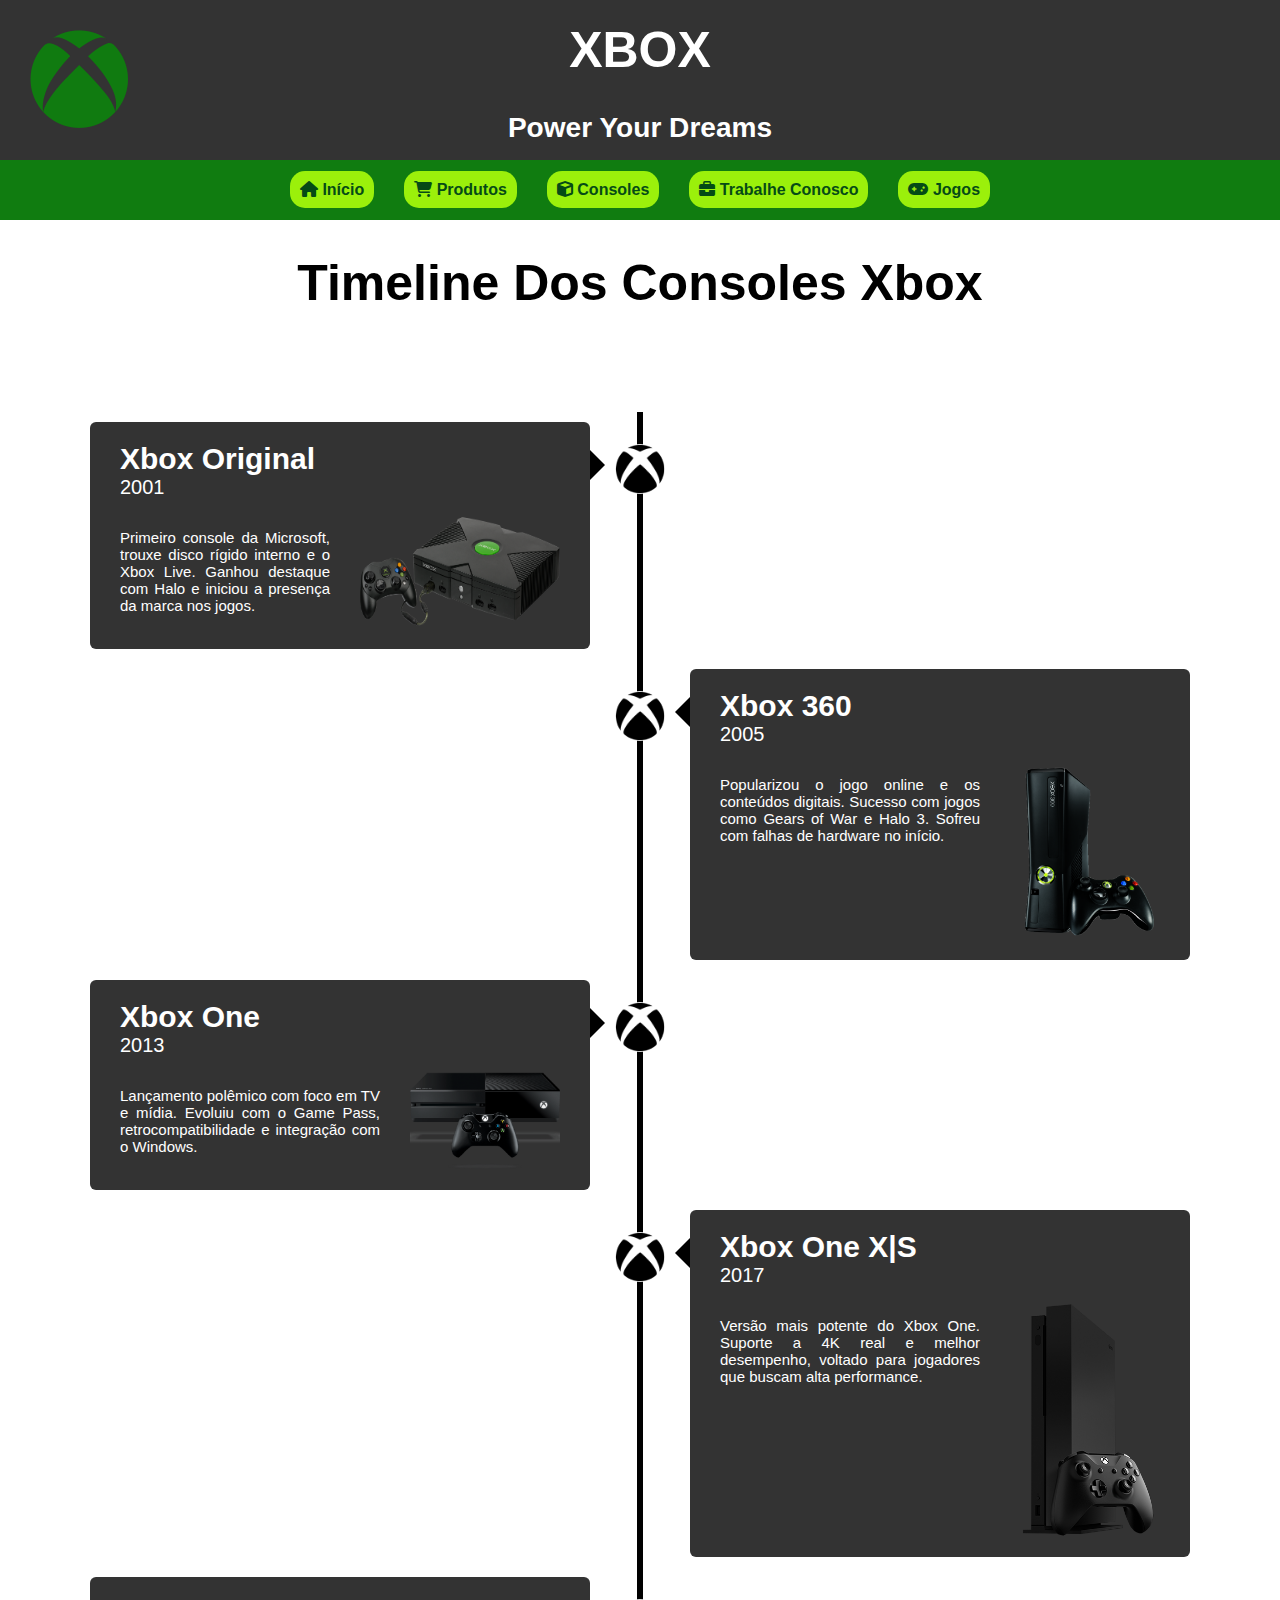
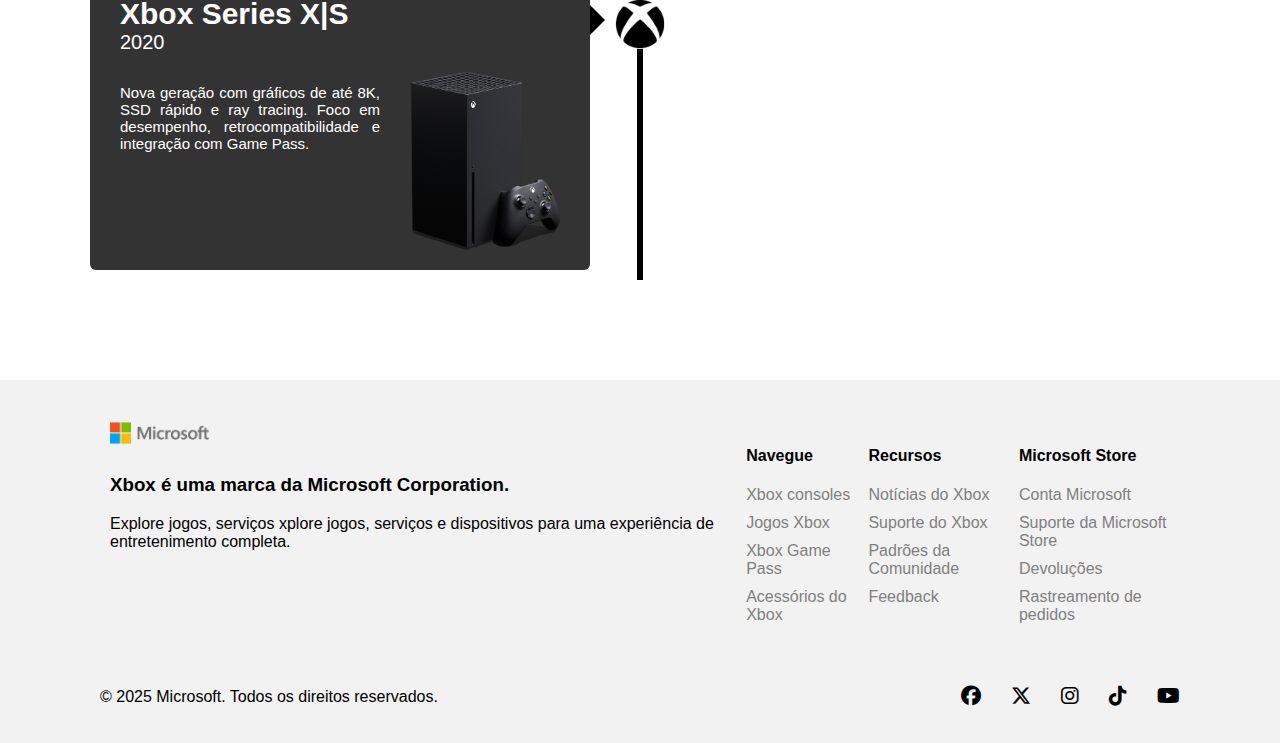
<file: consoles.html>
<!DOCTYPE html>
<html lang="en">
<head>
    <meta charset="UTF-8">
    <meta name="viewport" content="width=device-width, initial-scale=1.0">
    <link rel="stylesheet" href="style.css">
    <link rel="stylesheet" href="https://cdnjs.cloudflare.com/ajax/libs/font-awesome/6.5.0/css/all.min.css">
    <title>Xbox Consoles</title>
</head>
<body>
    <header class="cabecalho">
        <img src="img/logo/xboxLogo.png" alt="Logo da Empresa" class="logoEmpresa">
        <div id="cabecalhoTexto">
            <h1>XBOX</h1>
            <h3> Power Your Dreams</h3>
        </div>
    </header>

    <main>
        <nav class="menu">
            <ul class="listaItens">
                <li>
                    <a href="index.html" class="linkMenu">
                        <i class="fas fa-home"></i> 
                        Início
                    </a>
                </li>                
                <li>
                    <a href="produtos.html" class="linkMenu">
                        <i class="fas fa-cart-shopping"></i> 
                        Produtos
                    </a>
                </li>
                <li>
                    <a href="consoles.html" class="linkMenu">
                        <i class="fas fa-cube"></i> 
                        Consoles
                    </a>
                </li>
                <li>
                    <a href="trabalheConosco.html" class="linkMenu">
                        <i class="fas fa-briefcase"></i> 
                        Trabalhe Conosco
                    </a>
                </li>
                <li>
                    <a href="jogos.html" class="linkMenu">
                        <i class="fas fa-gamepad"></i> 
                        Jogos
                    </a>
                </li>
            </ul>
        </nav>

        <h1>Timeline Dos Consoles Xbox</h1>
        <div class="timeline">
            <div class="container left-container">
                <img src="img/logo/logoXboxPequeno.png" class="logoTimeline">
                <div class="textBox">
                    <h2>Xbox Original</h2>
                    <small>2001</small>
                    <section class="textoImagem">
                        <p>
                            Primeiro console da Microsoft, trouxe disco rígido interno e o Xbox Live. Ganhou destaque com Halo e iniciou a presença da marca nos jogos.
                        </p>
                        <span class="left-container-arrow"></span>
                        <img src="img/consoles/original.png" id="xboxOriginal">
                    </section>
                </div>
            </div>
            <div class="container right-container">
                <img src="img/logo/logoXboxPequeno.png" class="logoTimeline">
                <div class="textBox">
                    <h2>Xbox 360</h2>
                    <small>2005</small>
                    <section class="textoImagem">
                        <p>
                            Popularizou o jogo online e os conteúdos digitais. Sucesso com jogos como Gears of War e Halo 3. Sofreu com falhas de hardware no início.
                        </p>
                        <span class="right-container-arrow"></span>
                        <img src="img/consoles/360.png">
                    </section>
                </div>
            </div>
            <div class="container left-container">
                <img src="img/logo/logoXboxPequeno.png" class="logoTimeline">
                <div class="textBox">
                    <h2>Xbox One</h2>
                    <small>2013</small>
                    <section class="textoImagem">
                        <p>
                            Lançamento polêmico com foco em TV e mídia. Evoluiu com o Game Pass, retrocompatibilidade e integração com o Windows.
                        </p>
                        <span class="left-container-arrow"></span>
                        <img src="img/consoles/one.png">
                    </section>
                </div>
            </div>
            <div class="container right-container">
                <img src="img/logo/logoXboxPequeno.png" class="logoTimeline">
                <div class="textBox">
                    <h2>Xbox One X|S</h2>
                    <small>2017</small>
                    <section class="textoImagem">
                        <p>
                            Versão mais potente do Xbox One. Suporte a 4K real e melhor desempenho, voltado para jogadores que buscam alta performance.
                        </p>
                        <span class="right-container-arrow"></span>
                        <img src="img/consoles/oneX.png">
                    </section>
                </div>
            </div>
            <div class="container left-container">
                <img src="img/logo/logoXboxPequeno.png" class="logoTimeline">
                <div class="textBox">
                    <h2>Xbox Series X|S</h2>
                    <small>2020</small>
                    <section class="textoImagem">
                        <p>
                            Nova geração com gráficos de até 8K, SSD rápido e ray tracing. Foco em desempenho, retrocompatibilidade e integração com Game Pass.
                        </p>
                        <span class="left-container-arrow"></span>
                        <img src="img/consoles/seriesX.png">
                    </section>
                </div>
            </div>
        </div>        

    </main>    

    <footer class="rodape">
        <div class="rodapeSuperior">
            <section class="logoSlogan">
                <img src="img/logo/microsoftLogo.png" alt="Logo da Empresa" class="logoEmpresa">
                <h3>Xbox é uma marca da Microsoft Corporation.</h3>
                <p>Explore jogos, serviços xplore jogos, serviços e dispositivos para uma experiência de entretenimento completa.</p>
            </section>
    
            <section class="informacoesRodape">
                <ul>
                    <li><h4>Navegue</h4></li>
                    <li><a href="https://www.xbox.com/pt-BR/consoles" target="_blank">Xbox consoles</a></li>
                    <li><a href="https://www.xbox.com/pt-BR/games" target="_blank">Jogos Xbox</a></li>
                    <li><a href="https://www.xbox.com/pt-BR/xbox-game-pass" target="_blank">Xbox Game Pass</a></li>
                    <li><a href="https://www.xbox.com/pt-BR/accessories" target="_blank">Acessórios do Xbox</a></li>
                </ul>
            </section>

            <section class="informacoesRodape">
                <ul>
                    <li><h4>Recursos</h4></li>
                    <li><a href="https://news.xbox.com/pt-br/" target="_blank">Notícias do Xbox</a></li>
                    <li><a href="https://support.xbox.com/pt-BR/" target="_blank">Suporte do Xbox</a></li>
                    <li><a href="https://www.xbox.com/pt-BR/legal/community-standards" target="_blank">Padrões da Comunidade</a></li>
                    <li><a href="https://feedbackportal.microsoft.com/feedback/forum/1f6c122c-9e62-ec11-b6e6-0022481f8472" target="_blank">Feedback</a></li>
                </ul>
            </section>

            <section class="informacoesRodape">
                <ul>
                    <li><h4>Microsoft Store</h4></li>
                    <li><a href="https://account.microsoft.com/" target="_blank">Conta Microsoft</a></li>
                    <li><a href="https://support.microsoft.com/pt-br/store" target="_blank">Suporte da Microsoft Store</a></li>
                    <li><a href="https://support.microsoft.com/pt-br/account-billing/obter-um-reembolso-em-aplicativos-e-jogos-comprados-da-microsoft-81629012-aa4f-f48b-2394-8596f415072b?xr=footnav" target="_blank">Devoluções</a></li>
                    <li><a href="https://account.microsoft.com/orders" target="_blank">Rastreamento de pedidos</a></li>
                </ul>
            </section>
        </div>

        <div class="rodapeInferior">
            <p>&copy; 2025 Microsoft. Todos os direitos reservados.</p>
            <ul class="redesSociais">
                <li>
                    <a href="https://www.facebook.com/Xbox" target="_blank">
                        <i class="fab fa-facebook"></i>
                    </a>
                </li>
                <li>
                    <a href="https://twitter.com/xbox" target="_blank">
                        <i class="fab fa-x-twitter"></i>
                    </a>
                </li>
                <li>
                    <a href="https://www.instagram.com/xbox" target="_blank">
                        <i class="fab fa-instagram"></i>
                    </a>
                </li>
                <li>
                    <a href="https://www.tiktok.com/@xbox" target="_blank">
                        <i class="fab fa-tiktok"></i>
                    </a>
                </li>
                <li>
                    <a href="https://www.youtube.com/@xbox" target="_blank">
                        <i class="fab fa-youtube"></i>
                    </a>
                </li>
            </ul>
        </div>
    </footer>
</body>
</html>
</file>
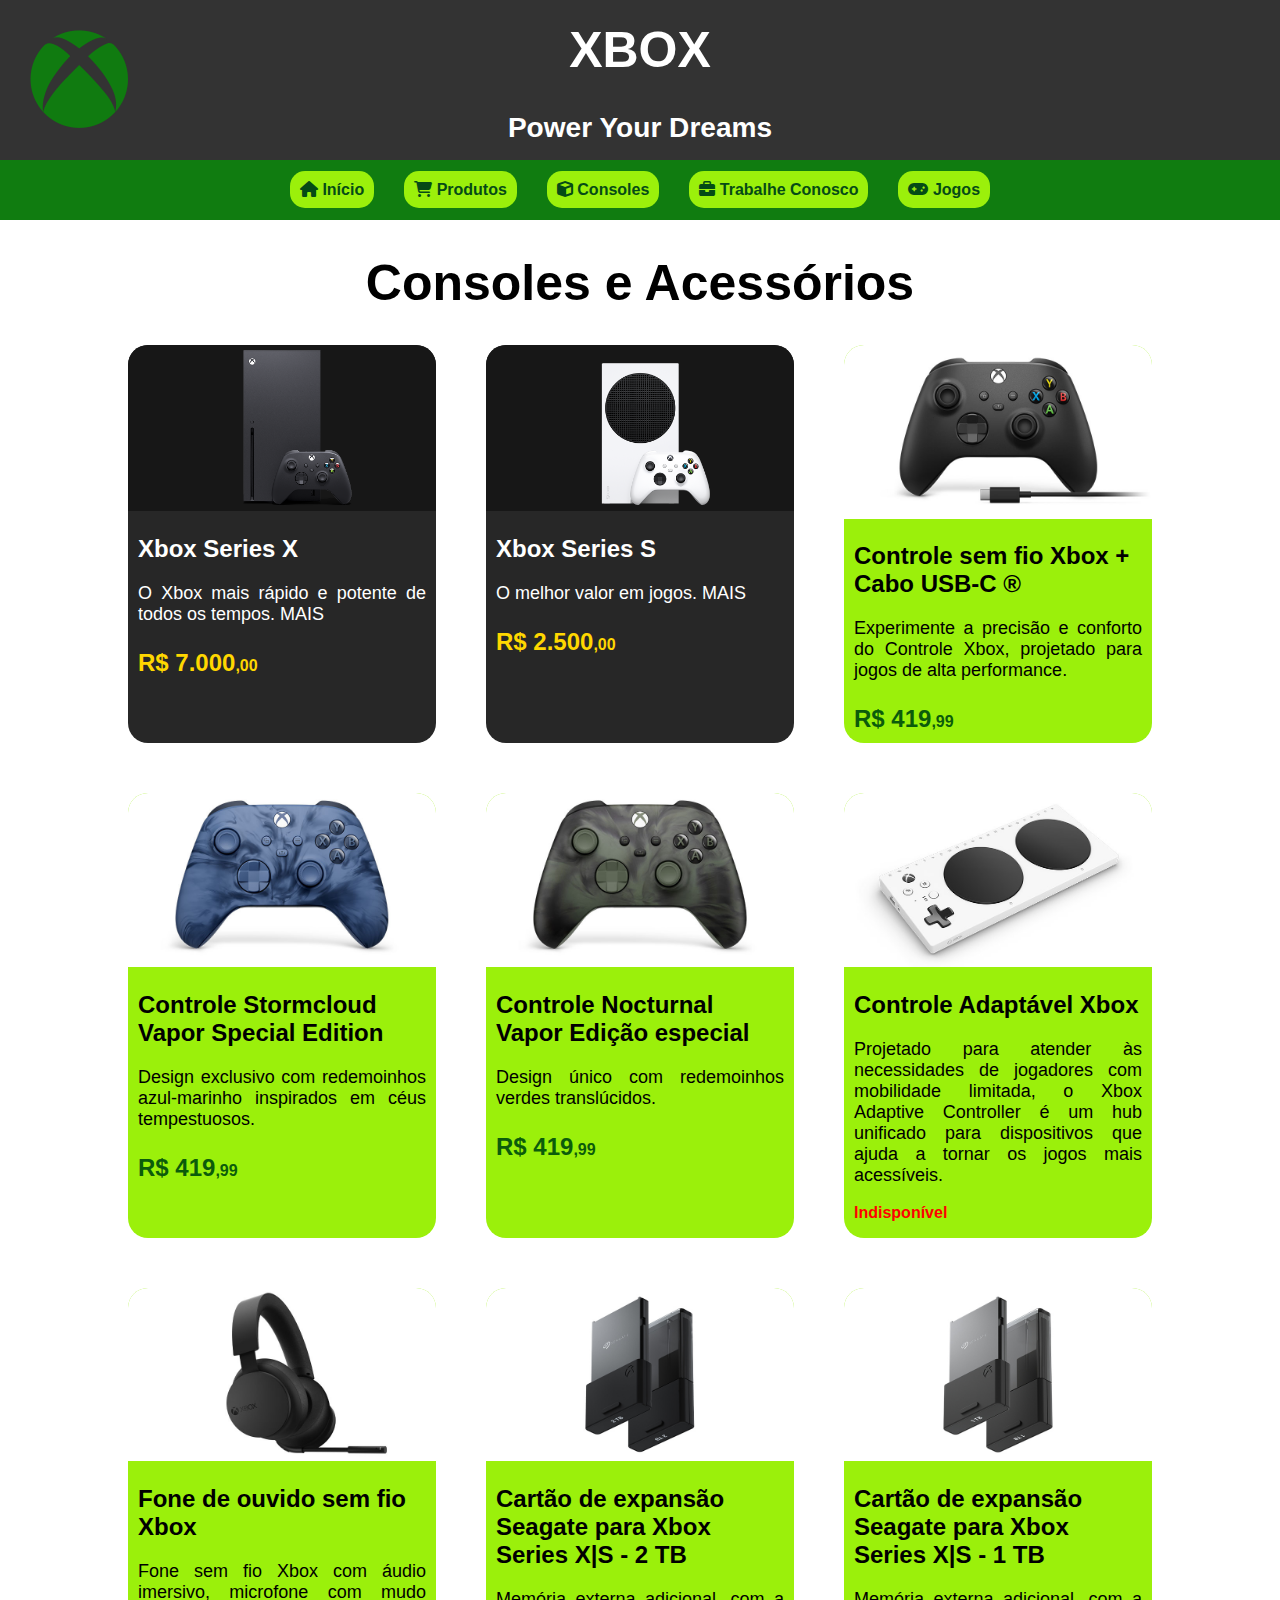
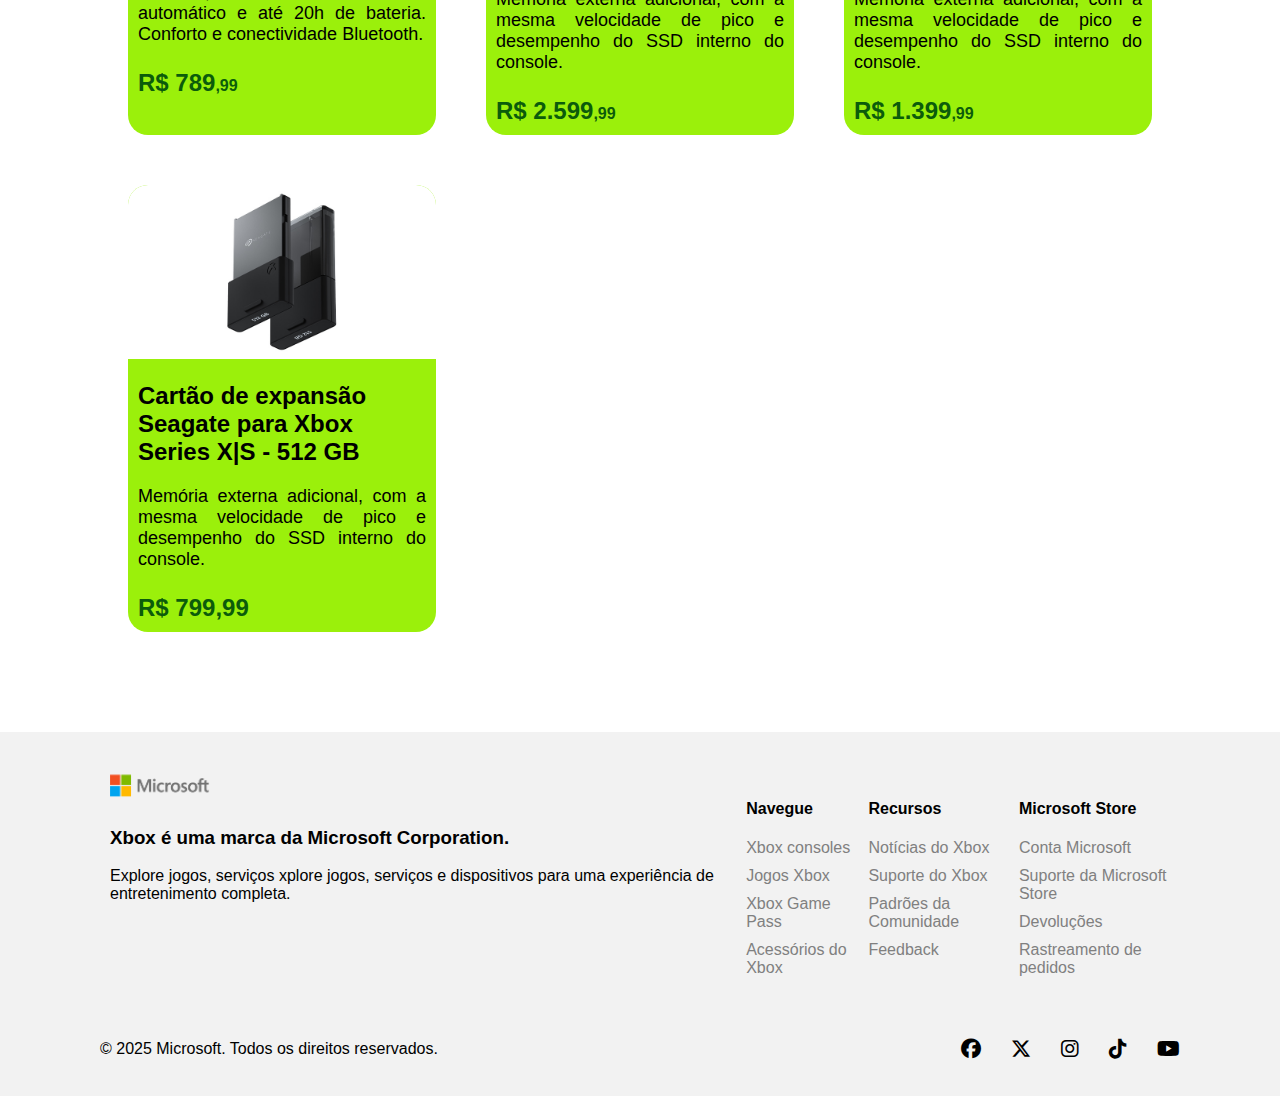
<file: produtos.html>
<!DOCTYPE html>
<html lang="en">
<head>
    <meta charset="UTF-8">
    <meta name="viewport" content="width=device-width, initial-scale=1.0">
    <link rel="stylesheet" href="style.css">
    <link rel="stylesheet" href="https://cdnjs.cloudflare.com/ajax/libs/font-awesome/6.5.0/css/all.min.css">
    <title>Xbox Produtos</title>
</head>
<body>
    <header class="cabecalho">
        <img src="img/logo/xboxLogo.png" alt="Logo da Empresa" class="logoEmpresa">
        <div id="cabecalhoTexto">
            <h1>XBOX</h1>
            <h3>Power Your Dreams</h3>
        </div>
    </header>

    <main>
        <nav class="menu">
            <ul class="listaItens">
                <li>
                    <a href="index.html" class="linkMenu">
                        <i class="fas fa-home"></i> 
                        Início
                    </a>
                </li>                
                <li>
                    <a href="produtos.html" class="linkMenu">
                        <i class="fas fa-cart-shopping"></i> 
                        Produtos
                    </a>
                </li>
                <li>
                    <a href="consoles.html" class="linkMenu">
                        <i class="fas fa-cube"></i> 
                        Consoles
                    </a>
                </li>
                <li>
                    <a href="trabalheConosco.html" class="linkMenu">
                        <i class="fas fa-briefcase"></i> 
                        Trabalhe Conosco
                    </a>
                </li>
                <li>
                    <a href="jogos.html" class="linkMenu">
                        <i class="fas fa-gamepad"></i> 
                        Jogos
                    </a>
                </li>
            </ul>
        </nav>

        <h1>Consoles e Acessórios</h1>
        <section class="produtos">            
            <div class="produtoEspecial">
                <a href="https://www.xbox.com/pt-BR/consoles/xbox-series-x" class="linkProduto" target="_blank" title="Acessar produto">
                    <img src="img/produtos/seriesX.png" class="imgProdutoSemFundo" alt="Xbox Series X">
                    <article class="descricaoProduto">
                        <h2>Xbox Series X</h2>
                        <p class="textoDescricao">O Xbox mais rápido e potente de todos os tempos. MAIS</p>
                        <p class="precoProdutoEspecial">R$ 7.000<span class="centavosEspecial">,00</span></p>
                    </article>
                </a>
            </div>

            <div class="produtoEspecial">
                <a href="https://www.xbox.com/pt-BR/consoles/xbox-series-s" class="linkProduto" target="_blank" title="Acessar produto">
                    <img src="img/produtos/seriesS.png" class="imgProdutoSemFundo" alt="Xbox Series S">
                    <article class="descricaoProduto">
                        <h2>Xbox Series S</h2>
                        <p class="textoDescricao">O melhor valor em jogos. MAIS</p>
                        <p class="precoProdutoEspecial">R$ 2.500<span class="centavosEspecial">,00</span></p>
                    </article>
                </a>
            </div>

            <div class="produto">
                <a href="https://www.xbox.com/pt-br/accessories/controllers/xbox-wireless-controller-usb-c" class="linkProduto" target="_blank" title="Acessar produto">
                    <img src="img/produtos/controle.png" class="imgProduto" alt="Controle Xbox">
                    <article class="descricaoProduto">
                        <h2>Controle sem fio Xbox + Cabo USB-C &reg;</h2>
                        <p class="textoDescricao">Experimente a precisão e conforto do Controle Xbox, projetado para jogos de alta performance.</p>
                        <p class="precoProduto">R$ 419<span class="centavos">,99</span></p>
                    </article>
                </a>
            </div>

            <div class="produto">
                <a href="https://www.xbox.com/pt-BR/accessories/controllers/stormcloud-vapor-special-edition" class="linkProduto" target="_blank" title="Acessar produto">
                    <img src="img/produtos/controle2.png" class="imgProduto" alt="Controle Xbox">
                    <article class="descricaoProduto">
                        <h2>Controle Stormcloud Vapor Special Edition</h2>
                        <p class="textoDescricao">Design exclusivo com redemoinhos azul-marinho inspirados em céus tempestuosos. </p>
                        <p class="precoProduto">R$ 419<span class="centavos">,99</span></p>
                    </article>
                </a>
            </div>

            <div class="produto">
                <a href="https://www.xbox.com/pt-BR/accessories/controllers/nocturnal-vapor-special-edition" class="linkProduto" target="_blank" title="Acessar produto">
                    <img src="img/produtos/controle3.png" class="imgProduto" alt="Controle Xbox">
                    <article class="descricaoProduto">
                        <h2>Controle Nocturnal Vapor Edição especial</h2>
                        <p class="textoDescricao">Design único com redemoinhos verdes translúcidos.</p>
                        <p class="precoProduto">R$ 419<span class="centavos">,99</span></p>
                    </article>
                </a>
            </div>

            <div class="produto">
                <a href="https://www.xbox.com/pt-BR/accessories/controllers/xbox-adaptive-controller" class="linkProduto" target="_blank" title="Acessar produto">
                    <img src="img/produtos/controle4.png" class="imgProduto" alt="Controle Xbox">
                    <article class="descricaoProduto">
                        <h2>Controle Adaptável Xbox</h2>
                        <p class="textoDescricao">Projetado para atender às necessidades de jogadores com mobilidade limitada, o Xbox Adaptive Controller é um hub unificado para dispositivos que ajuda a tornar os jogos mais acessíveis.</p>
                        <p class="foraEstoque">Indisponível</p>
                    </article>
                </a>
            </div>

            <div class="produto">
                <a href="https://www.xbox.com/pt-BR/accessories/headsets/xbox-wireless-headset" class="linkProduto" target="_blank" title="Acessar produto">
                    <img src="img/produtos/foneOuvido.png" class="imgProduto" alt="Fone de Ouvido Xbox">
                    <article class="descricaoProduto">
                        <h2>Fone de ouvido sem fio Xbox</h2>
                        <p class="textoDescricao">Fone sem fio Xbox com áudio imersivo, microfone com mudo automático e até 20h de bateria. Conforto e conectividade Bluetooth.</p>
                        <p class="precoProduto">R$ 789<span class="centavos">,99</span></p>
                    </article>
                </a>
            </div>

            <div class="produto">
                <a href="https://www.xbox.com/pt-BR/accessories/hard-drives/seagate-expansion-card#2tb" class="linkProduto" target="_blank" title="Acessar produto">
                    <img src="img/produtos/cartao2Tb.png" class="imgProduto" alt="Cartão de Expansão Seagate 2 TB">
                    <article class="descricaoProduto">
                        <h2>Cartão de expansão Seagate para Xbox Series X|S - 2 TB</h2>
                        <p class="textoDescricao">Memória externa adicional, com a mesma velocidade de pico e desempenho do SSD interno do console.</p>
                        <p class="precoProduto">R$ 2.599<span class="centavos">,99</span></p>
                    </article>
                </a>
            </div>

            <div class="produto">
                <a href="https://www.xbox.com/pt-BR/accessories/hard-drives/seagate-expansion-card#1tb" class="linkProduto" target="_blank" title="Acessar produto">
                    <img src="img/produtos/cartao1Tb.png" class="imgProduto" alt="Cartão de Expansão Seagate 1 TB">
                    <article class="descricaoProduto">
                        <h2>Cartão de expansão Seagate para Xbox Series X|S - 1 TB</h2>
                        <p class="textoDescricao">Memória externa adicional, com a mesma velocidade de pico e desempenho do SSD interno do console.</p>
                        <p class="precoProduto">R$ 1.399<span class="centavos">,99</span></p>
                    </article>
                </a>
            </div>

            <div class="produto">
                <a href="https://www.xbox.com/pt-BR/accessories/hard-drives/seagate-expansion-card#512gb" class="linkProduto" target="_blank" title="Acessar produto">
                    <img src="img/produtos/cartao512Gb.png" class="imgProduto" alt="Cartão de Expansão Seagate 512 GB">
                    <article class="descricaoProduto">
                        <h2>Cartão de expansão Seagate para Xbox Series X|S - 512 GB</h2>
                        <p class="textoDescricao">Memória externa adicional, com a mesma velocidade de pico e desempenho do SSD interno do console.</p>
                        <p class="precoProduto">R$ 799<span>,99</span> </p>
                    </article>
                </a>
            </div>
        </section>

    </main>    


    <footer class="rodape">
        <div class="rodapeSuperior">
            <section class="logoSlogan">
                <img src="img/logo/microsoftLogo.png" alt="Logo da Empresa" class="logoEmpresa">
                <h3>Xbox é uma marca da Microsoft Corporation.</h3>
                <p>Explore jogos, serviços xplore jogos, serviços e dispositivos para uma experiência de entretenimento completa.</p>
            </section>
    
            <section class="informacoesRodape">
                <ul>
                    <li><h4>Navegue</h4></li>
                    <li><a href="https://www.xbox.com/pt-BR/consoles" target="_blank">Xbox consoles</a></li>
                    <li><a href="https://www.xbox.com/pt-BR/games" target="_blank">Jogos Xbox</a></li>
                    <li><a href="https://www.xbox.com/pt-BR/xbox-game-pass" target="_blank">Xbox Game Pass</a></li>
                    <li><a href="https://www.xbox.com/pt-BR/accessories" target="_blank">Acessórios do Xbox</a></li>
                </ul>
            </section>

            <section class="informacoesRodape">
                <ul>
                    <li><h4>Recursos</h4></li>
                    <li><a href="https://news.xbox.com/pt-br/" target="_blank">Notícias do Xbox</a></li>
                    <li><a href="https://support.xbox.com/pt-BR/" target="_blank">Suporte do Xbox</a></li>
                    <li><a href="https://www.xbox.com/pt-BR/legal/community-standards" target="_blank">Padrões da Comunidade</a></li>
                    <li><a href="https://feedbackportal.microsoft.com/feedback/forum/1f6c122c-9e62-ec11-b6e6-0022481f8472" target="_blank">Feedback</a></li>
                </ul>
            </section>

            <section class="informacoesRodape">
                <ul>
                    <li><h4>Microsoft Store</h4></li>
                    <li><a href="https://account.microsoft.com/" target="_blank">Conta Microsoft</a></li>
                    <li><a href="https://support.microsoft.com/pt-br/store" target="_blank">Suporte da Microsoft Store</a></li>
                    <li><a href="https://support.microsoft.com/pt-br/account-billing/obter-um-reembolso-em-aplicativos-e-jogos-comprados-da-microsoft-81629012-aa4f-f48b-2394-8596f415072b?xr=footnav" target="_blank">Devoluções</a></li>
                    <li><a href="https://account.microsoft.com/orders" target="_blank">Rastreamento de pedidos</a></li>
                </ul>
            </section>
        </div>

        <div class="rodapeInferior">
            <p>&copy; 2025 Microsoft. Todos os direitos reservados.</p>
            <ul class="redesSociais">
                <li>
                    <a href="https://www.facebook.com/Xbox" target="_blank">
                        <i class="fab fa-facebook"></i>
                    </a>
                </li>
                <li>
                    <a href="https://twitter.com/xbox" target="_blank">
                        <i class="fab fa-x-twitter"></i>
                    </a>
                </li>
                <li>
                    <a href="https://www.instagram.com/xbox" target="_blank">
                        <i class="fab fa-instagram"></i>
                    </a>
                </li>
                <li>
                    <a href="https://www.tiktok.com/@xbox" target="_blank">
                        <i class="fab fa-tiktok"></i>
                    </a>
                </li>
                <li>
                    <a href="https://www.youtube.com/@xbox" target="_blank">
                        <i class="fab fa-youtube"></i>
                    </a>
                </li>
            </ul>
        </div>
    </footer>
</body>
</html>
</file>
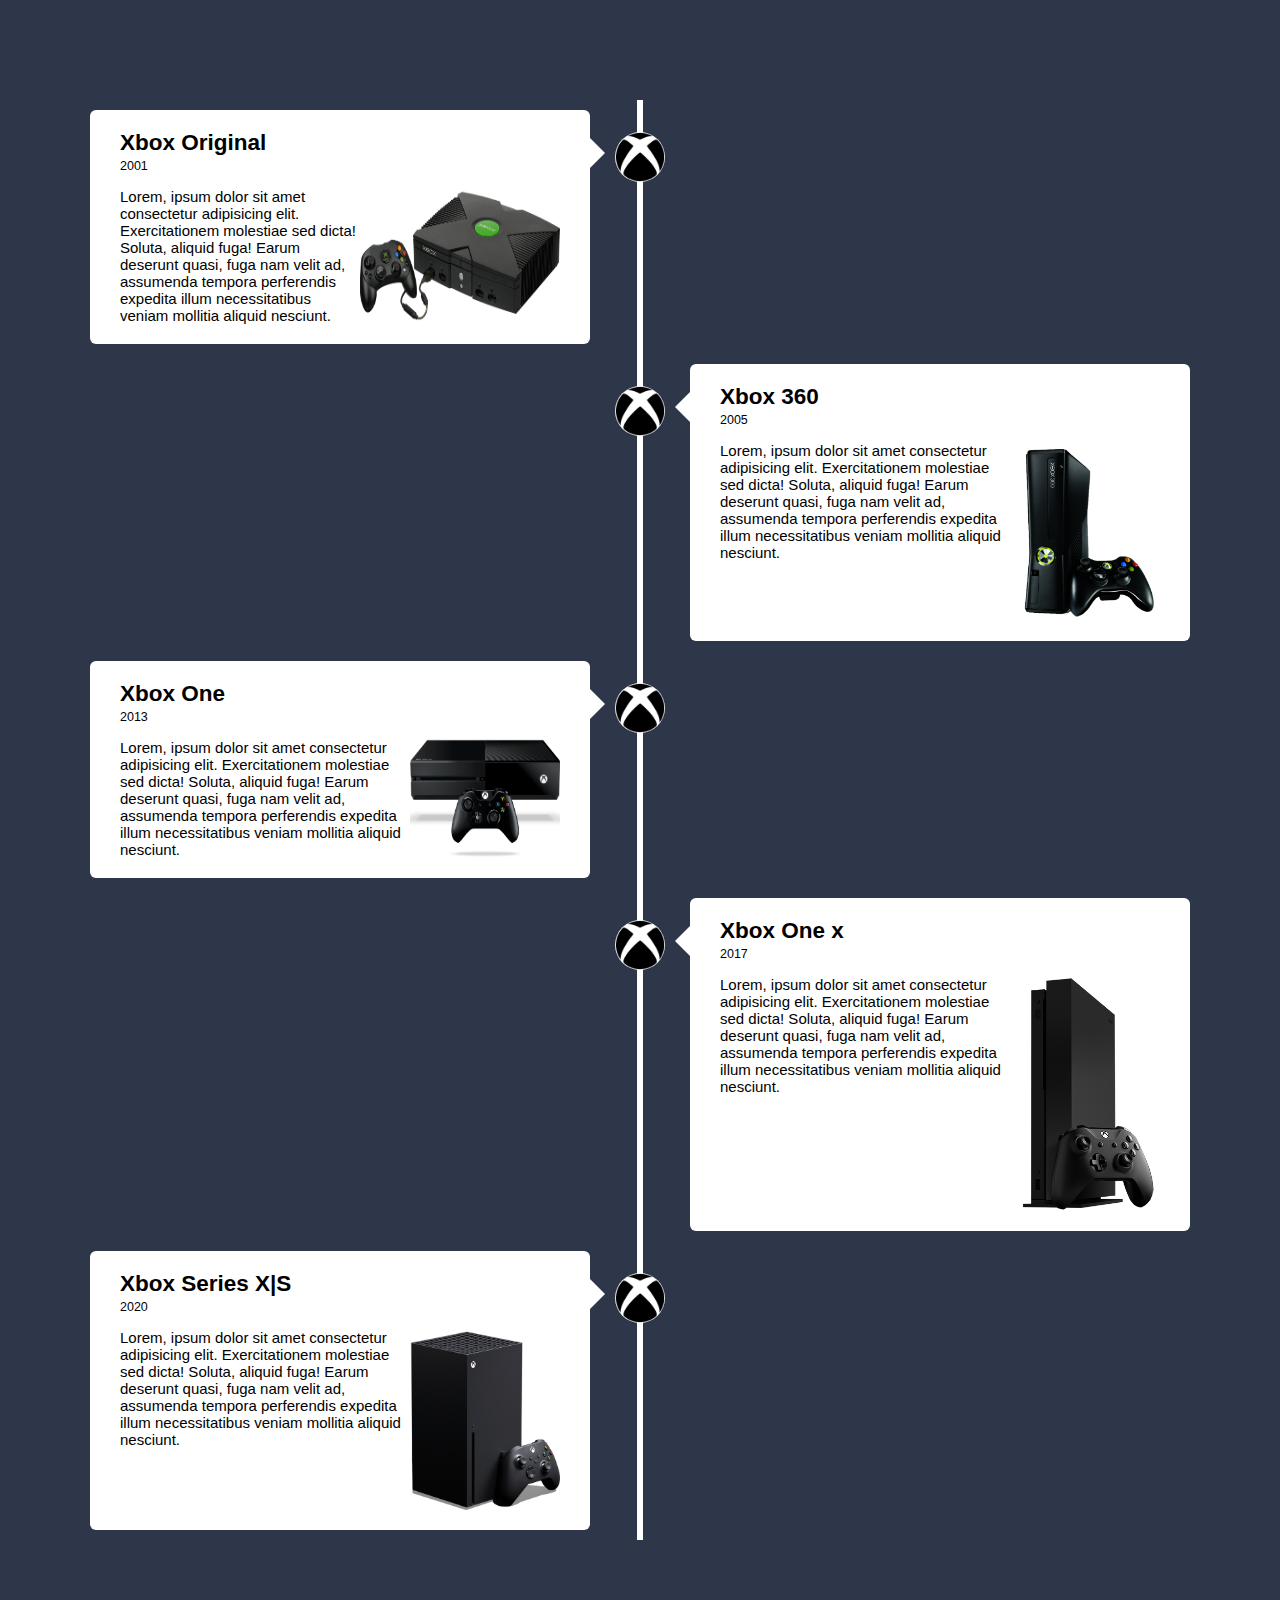
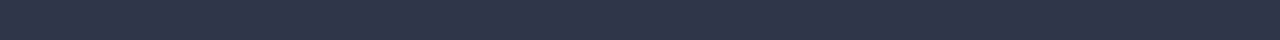
<file: teste.html>
<!DOCTYPE html>
<html lang="en">
<head>
    <meta charset="UTF-8">
    <meta name="viewport" content="width=device-width, initial-scale=1.0">
    <link rel="stylesheet" href="teste.css">
    <title>Document</title>
</head>
<body>
    <div class="timeline">
        <div class="container left-container">
            <img src="img/logo/logoXboxPequeno.png" class="logoTimeline">
            <div class="textBox">
                <h2>Xbox Original</h2>
                <small>2001</small>
                <section class="textoImagem">
                    <p>
                        Lorem, ipsum dolor sit amet consectetur adipisicing elit. Exercitationem molestiae
                        sed dicta! Soluta, aliquid fuga! Earum deserunt quasi, fuga nam velit ad, assumenda
                        tempora perferendis expedita illum necessitatibus veniam mollitia aliquid nesciunt.
                    </p>
                    <span class="left-container-arrow"></span>
                    <img src="img/consoles/original.png" id="xboxOriginal">
                </section>
            </div>
        </div>
        <div class="container right-container">
            <img src="img/logo/logoXboxPequeno.png" class="logoTimeline">
            <div class="textBox">
                <h2>Xbox 360</h2>
                <small>2005</small>
                <section class="textoImagem">
                    <p>
                        Lorem, ipsum dolor sit amet consectetur adipisicing elit. Exercitationem molestiae
                        sed dicta! Soluta, aliquid fuga! Earum deserunt quasi, fuga nam velit ad, assumenda
                        tempora perferendis expedita illum necessitatibus veniam mollitia aliquid nesciunt.
                    </p>
                    <span class="right-container-arrow"></span>
                    <img src="img/consoles/360.png">
                </section>
            </div>
        </div>
        <div class="container left-container">
            <img src="img/logo/logoXboxPequeno.png" class="logoTimeline">
            <div class="textBox">
                <h2>Xbox One</h2>
                <small>2013</small>
                <section class="textoImagem">
                    <p>
                        Lorem, ipsum dolor sit amet consectetur adipisicing elit. Exercitationem molestiae
                        sed dicta! Soluta, aliquid fuga! Earum deserunt quasi, fuga nam velit ad, assumenda
                        tempora perferendis expedita illum necessitatibus veniam mollitia aliquid nesciunt.
                    </p>
                    <span class="left-container-arrow"></span>
                    <img src="img/consoles/one.png">
                </section>
            </div>
        </div>
        <div class="container right-container">
            <img src="img/logo/logoXboxPequeno.png" class="logoTimeline">
            <div class="textBox">
                <h2>Xbox One x</h2>
                <small>2017</small>
                <section class="textoImagem">
                    <p>
                        Lorem, ipsum dolor sit amet consectetur adipisicing elit. Exercitationem molestiae
                        sed dicta! Soluta, aliquid fuga! Earum deserunt quasi, fuga nam velit ad, assumenda
                        tempora perferendis expedita illum necessitatibus veniam mollitia aliquid nesciunt.
                    </p>
                    <span class="right-container-arrow"></span>
                    <img src="img/consoles/oneX.png">
                </section>
            </div>
        </div>
        <div class="container left-container">
            <img src="img/logo/logoXboxPequeno.png" class="logoTimeline">
            <div class="textBox">
                <h2>Xbox Series X|S</h2>
                <small>2020</small>
                <section class="textoImagem">
                    <p>
                        Lorem, ipsum dolor sit amet consectetur adipisicing elit. Exercitationem molestiae
                        sed dicta! Soluta, aliquid fuga! Earum deserunt quasi, fuga nam velit ad, assumenda
                        tempora perferendis expedita illum necessitatibus veniam mollitia aliquid nesciunt.
                    </p>
                    <span class="left-container-arrow"></span>
                    <img src="img/consoles/seriesX.png">
                </section>
            </div>
        </div>
    </div>
</body>
</html>
</file>
<file: style.css>
body {
    margin: 0;
    width: 100%;
    font-family: 'Segoe UI', Arial, sans-serif;
    position: relative;
}

h1{
    font-size: 50px;
    text-align: center;
}


h2 {
    text-align: start;
}

.tituloDicas, .tituloVaga {
    font-size: 25px;

}

.dicas, .vagas{
    width: 70%;
    margin: 0 auto;
}

.hrPrincipal{
    border: 0;
    height: 3px;
    background-color: #107C10;
    margin: 20px 0;
}

.linkDica, .linkVaga {
    text-decoration: none;
    color: rgb(110, 161, 179);
    font-size: 20px;
}

.linkVaga {
    text-align: end;
    margin-left: auto;
}

.linkDica:hover {
    text-decoration: underline;
}

.linkVaga:hover {
    text-decoration: underline;
}

.listaRedesSociais{
    list-style-type: none;
    font-size: 20px;
}

.listaRedesSociais li {
    display: inline;
    margin-right: 20px;
}

.listaCuriosidades a {
    text-decoration: none;

}

.pConteudo{
    text-align: justify;
    font-size: 20px;
    line-height: 1.2;
}

#dicasPotencializar{
    font-size: 30px;
    text-align: center;
    margin-bottom: 50px;
}

.dica{
    margin: 30px;
    display: flex;
    align-items: center;
    gap: 30px;
}

.vaga{
    display: flex;
    align-items: center;
    margin: 30px;
    margin-top: 0;
    margin-bottom: 0;
    gap: 30px;
}

.imgDica{
    width: 200px;
    height: auto;
}

.listaCuriosidades{
    display: flex;
    flex-direction: column;
    text-align: start;
}

.listaCuriosidades li {
    margin: 10px 0;
    font-size: 20px;
}


.jogos{
    width: 90%;
    margin: 0 auto;
    display: grid;
    grid-template-columns: 1fr 1fr 1fr; 
    gap: 1px;
}

.jogo{
    position: relative;
    overflow: hidden
}

.jogo:hover .nomeJogo {
    color: white;
}

.jogo:hover .botaoJogar {
    visibility: visible;
}

.jogo:hover .capaJogo {
    transform: scale(1.3);
    filter: brightness(30%);

}

.botaoJogar{
    visibility: hidden;
    background-color: #107C10;
    border: none;
    color: white;
    padding: 15px 32px;
    text-align: center;
    text-decoration: none;
    display: inline-block;
    font-size: 16px;
    border-radius: 15px;
    cursor: pointer;
    transition-duration: 0.1s;
    position: absolute;
    top: 80%;
    left: 50%;
    transform: translate(-50%, -120%);
}

.botaoJogar:hover {
    background-color: #054B16;
}

.capaJogo{
    width: 100%;
    height: 100%;
    transition-duration: 0.2s;
}

.capaJogo:hover {
    transform: scale(1.3);
    filter: brightness(30%);
}

.nomeJogo{
    white-space: nowrap;
    font-size: 28px;
    color: transparent;
    position: absolute;
    top: 50%;
    left: 50%;
    transform: translate(-50%, -130%);
}


.cabecalho {
    display: flex;
    justify-content: space-between;
    align-items: center;
    background-color: #333;
    color: white;
    padding: 30px;
    font-size: 24px;
    font-weight: bold;
    position: relative;
}

#cabecalhoTexto {
    position: absolute;
    top: 50%;
    left: 50%;
    transform: translate(-50%, -50%);
    text-align: center;
}

.logoEmpresa {
    width: 100px;
    height: auto;
    max-height: 200px;
}

.menu {
    display: flex;
    justify-content: center;
    background-color: #107C10;
    padding: 5px;
}

.listaItens {
    display: flex;
    justify-content: center;
    align-items: center;
    gap: 30px;
    list-style: none;
    padding: 0;
    font-size: 16px;
    font-weight: bold;
}

.linkMenu {
    padding: 10px;
    background-color: #9BF00B;
    color: #054B16;
    text-decoration: none;
    border-radius: 15px;
    transition: background-color 0.3s ease;
}

.linkMenu:hover {
    background-color: #9cf00b91;
}

.apresentacao {
    display: grid;
    gap: 20px;
    padding: 20px;
}

.parte{
    display: flex;
    flex-direction: column;
    align-items: center;
    text-align: center;
    padding: 20px;
}
/* 
.parteTexto{
    width: 80%;
    margin: 0 auto;
} */

.atcImgLeft{
    display: grid;
    grid-template-columns: 1fr 2fr;
    gap: 40px;
    align-items: center;
}


.atcImgRight{
    display: grid;
    grid-template-columns: 2fr 1fr;
    gap: 40px;
    align-items: center;
}

.listaFundadores{
    display: flex;
    list-style: none;
    padding: 0;
    gap: 30px;
}

.listaFundadores li {
    display: flex;
    flex-direction: column;
    align-items: center;
    text-align: center;
}

.fotoFundador {
    width: 150px;
    height: auto;
    margin: 10px;
    border-radius: 30px;
    transition-duration: 0.2s;
    box-shadow: 0 4px 8px rgba(0,0,0,0.2);
}

.fotoFundador:hover {
    transform: scale(1.3);
}

.logoEmpresaGrande {
    width: 100%;
    height: 100%;
    max-height: 400px;
}

.descricaoProduto{
    margin: 10px;
}

.textoDescricao{
    font-size: 18px;
    text-align: justify;
}

.produtos{
    width: 80%;
    margin: 0 auto;
    display: grid;
    grid-template-columns: 1fr 1fr 1fr;
    gap: 50px;
}

.linkProduto {
    text-decoration: none;
    color: inherit;
    display: block;
}

.precoProduto{
    font-size: 24px;
    font-weight: bold;
    color: #0b5c0b;
    margin-bottom: 0px;
}

.precoProdutoEspecial{
    font-size: 24px;
    font-weight: bold;
    color: gold;
    margin-bottom: 0px;
}

.centavos{
    font-size: 16px;
    color: #0b5c0b;
    margin-top: 0px;
}

.centavosEspecial{
    font-size: 16px;
    color: gold;
    margin-top: 0px;
}

.foraEstoque{
    color: red;
    font-size: 16px;
    font-weight: bold;
    
}

.produto{
    background-color: #9BF00B;
    /* box-shadow: 4px 4px 4px rgba(0,0,0,0.2); */
    border-radius: 20px;
    gap: 10px;
    transition-duration: 0.2s;
}

.produtoEspecial{
    background-color: #272727;
    /* box-shadow: 4px 4px 4px rgba(0,0,0,0.2); */
    border-radius: 20px;
    gap: 10px;
    transition-duration: 0.2s;
    color: white;
}

.produto:hover,
.produtoEspecial:hover {
    transform: scale(1.1);
    box-shadow: 4px 4px 20px rgba(0,0,0,0.2);
}


.imgProduto{
    width: 100%;
    height: auto;
    border-radius: 20px 20px 0 0;
}

.imgProdutoSemFundo{
    width: 100%;
    height: auto;
    border-radius: 20px 20px 0 0;
    background-color: #171717;
}

.rodape {
    display: flex;
    flex-direction: column;
    align-items: flex-start;
    justify-content: space-around;
    background-color: #F2F2F2;
    color: black;
    width: 100%;
    padding: 20px;
    padding-left: 100px;
    padding-right: 100px;
    gap: 10px;
    box-sizing: border-box;
    margin-top: 100px;
}

.rodapeSuperior {
    display: flex;
    justify-content: space-between;
    align-items: flex-start;
    padding: 10px;
    gap: 10px;
    width: 100%;
    box-sizing: border-box;
}

.rodapeInferior {
    display: flex;
    justify-content: space-between;
    align-items: center;
    width: 100%;
    box-sizing: border-box;
}

.rodapeInferior a{
    text-decoration: none;
    color: grey;
}

.rodapeInferior a:hover {
    text-decoration: underline;
}

.informacoesRodape {
    display: flex;
    flex-direction: column;
    align-items: center;
}

.informacoesRodape h3,
.informacoesRodape h4 {
    font-weight: bold;
}

.informacoesRodape ul {
    list-style: none;
    text-align: start;
    padding: 0;
}

.informacoesRodape ul li {
    margin: 10px 0;
}

.informacoesRodape a {
    text-decoration: none;
    color: grey;
    transition: text-decoration 0.3s ease;
}

.informacoesRodape a:hover {
    text-decoration: underline;
}

.redesSociais {
    display: flex;
    gap: 30px;
    list-style: none;
    padding: 0;
    justify-content: flex-start;
}

.redesSociais i {
    color: black;
    font-size: 20px;
}

.redesSociais i:hover {
    color: grey;
}


.mainTimeline{
    background-color: black;
}


.timeline {
  position: relative;
  max-width: 1200px;
  margin: 100px auto;
  z-index: 1;
}

.container {
  position: relative;
  width: 50%;
  padding: 10px 50px;
  box-sizing: border-box;
}
.container img{
    width: 150px;
    height: auto;
}


.textoImagem{
    display: flex;
    gap: 30px;
}

.textoImagem p{
    text-align: justify;
}

.left-container{
    left: 0;
}



.right-container{
    left: 50%;
}

.textBox{
    position: relative;
    padding: 20px 30px;
    background: #333333;
    color: white;
    border-radius: 6px;
    font-size: 15px;
}

.textBox h2{
    margin: 0;
    font-size: 30px;
}

.textBox small{
    display: inline-block;
    font-size: 20px;
    margin-bottom: 15px;
}

.logoTimeline{
    position: absolute;
    width: 50px !important;
    height: auto !important;
    background-color: white;
    border-radius: 50%;
    right: -25px;
    top: 32px;
    z-index: 10;
}

.right-container .logoTimeline{
    left: -25px;
}

.timeline::after{
    content: '';
    position: absolute;
    width: 6px;
    height: 100%;
    background-color: black;
    top: 0;
    bottom: 0;
    left: 50%;
    margin-left: -3px;
    z-index: -1;
}

.left-container-arrow{
    height: 0;
    width: 0;
    position: absolute;
    top: 28px;
    z-index: 1;
    border-top: 15px solid transparent;
    border-bottom: 15px solid transparent;
    border-left: 15px solid black;
    right: -15px;
}

.right-container-arrow{
    height: 0;
    width: 0;
    position: absolute;
    top: 28px;
    z-index: 1;
    border-top: 15px solid transparent;
    border-bottom: 15px solid transparent;
    border-right: 15px solid black;
    left: -15px;
}

#xboxOriginal{
    width: 200px;
    height: auto;
}
</file>
<file: teste.css>
*{
    margin: 0;
    padding: 0;
    box-sizing: border-box;
    font-family: 'Poppins', sans-serif;
}

body{
    background: #2e364a;
}

.timeline{
    position: relative;
    max-width: 1200px;
    margin: 100px auto
}

.container{
    padding: 10px 50px;
    position: relative;
    width: 50%;
}

.container img{
    width: 150px;
    height: auto;
}


.textoImagem{
    display: flex;
}

.left-container{
    left: 0;
}



.right-container{
    left: 50%;
}

.textBox{
    position: relative;
    padding: 20px 30px;
    background: #fff;
    border-radius: 6px;
    font-size: 15px;
}

.textBox small{
    display: inline-block;
    margin-bottom: 15px;
}

.logoTimeline{
    position: absolute;
    width: 50px !important;
    height: auto !important;
    background-color: white;
    border-radius: 50%;
    right: -25px;
    top: 32px;
    z-index: 10;
}

.right-container .logoTimeline{
    left: -25px;
}

.timeline::after{
    content: '';
    position: absolute;
    width: 6px;
    height: 100%;
    background-color: #fff;
    top: 0;
    bottom: 0;
    left: 50%;
    margin-left: -3px;
    z-index: -1;
}

.left-container-arrow{
    height: 0;
    width: 0;
    position: absolute;
    top: 28px;
    z-index: 1;
    border-top: 15px solid transparent;
    border-bottom: 15px solid transparent;
    border-left: 15px solid white;
    right: -15px;
}

.right-container-arrow{
    height: 0;
    width: 0;
    position: absolute;
    top: 28px;
    z-index: 1;
    border-top: 15px solid transparent;
    border-bottom: 15px solid transparent;
    border-right: 15px solid white;
    left: -15px;
}

#xboxOriginal{
    width: 200px;
    height: auto;
}
</file>
